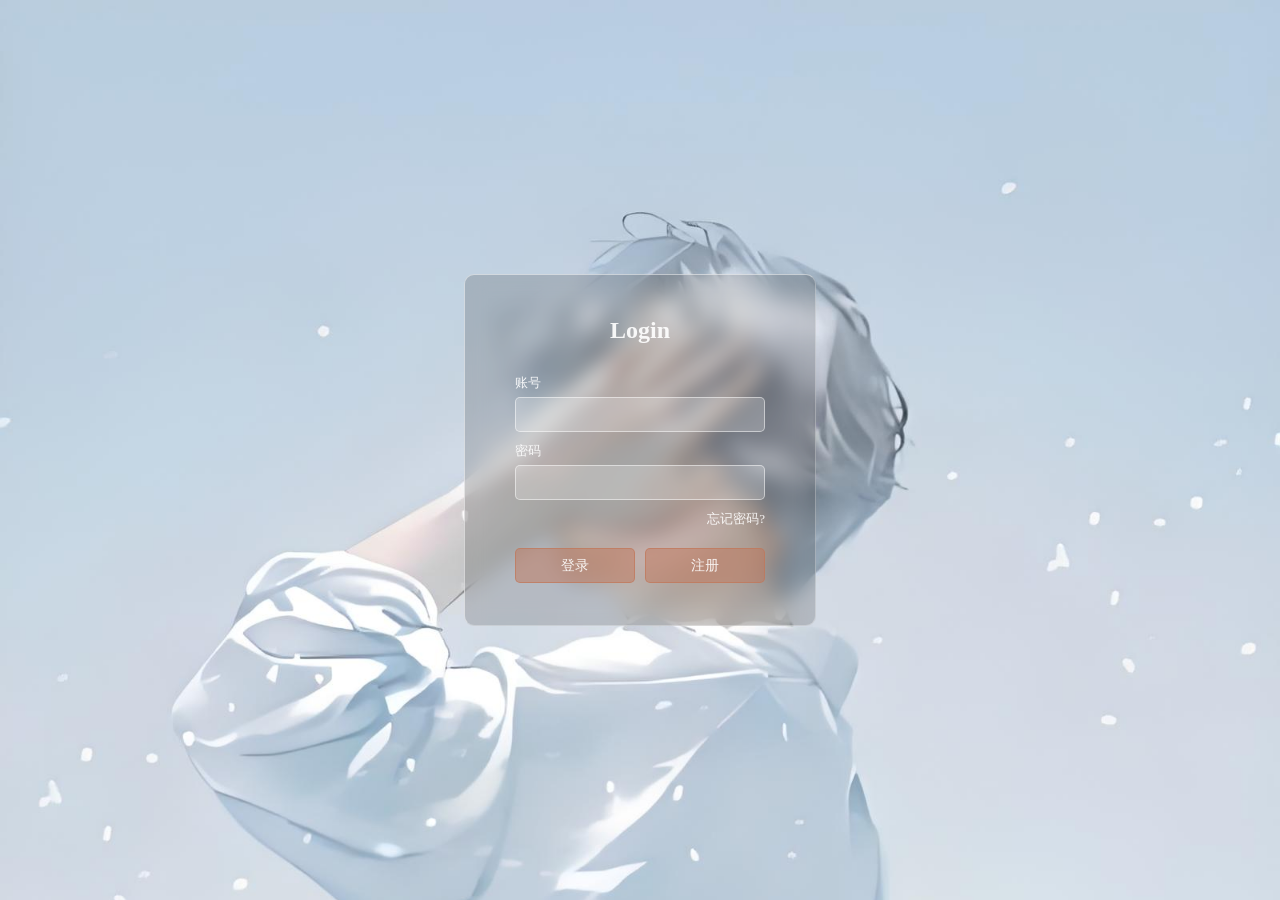
<file: src/main/resources/static/index.html>
<!DOCTYPE html>
<html lang="zh-CN">
<head>
    <meta charset="UTF-8">
    <meta http-equiv="X-UA-Compatible" content="IE=edge">
    <meta name="viewport" content="width=device-width, initial-scale=1.0">
    <title>Login</title>
    <link rel="stylesheet" href="css/index.css">
</head>
<body>
    <div class="box">
        <h2>Login</h2>
        <div class="input-box">
            <label>账号</label>
            <input type="username"id="username"/>
        </div>
        <div class="input-box">
            <label>密码</label>
            <input type="password"id="password"/>
        </div>
        <div class="btn-box">
            <a href="#">忘记密码?</a>
            <div>
                <button id="login" onclick="login()">登录</button>
                <button>注册</button>
            </div>
        </div>
    </div>
    <script src="js/login.js"></script>
</body>
</html>
</file>
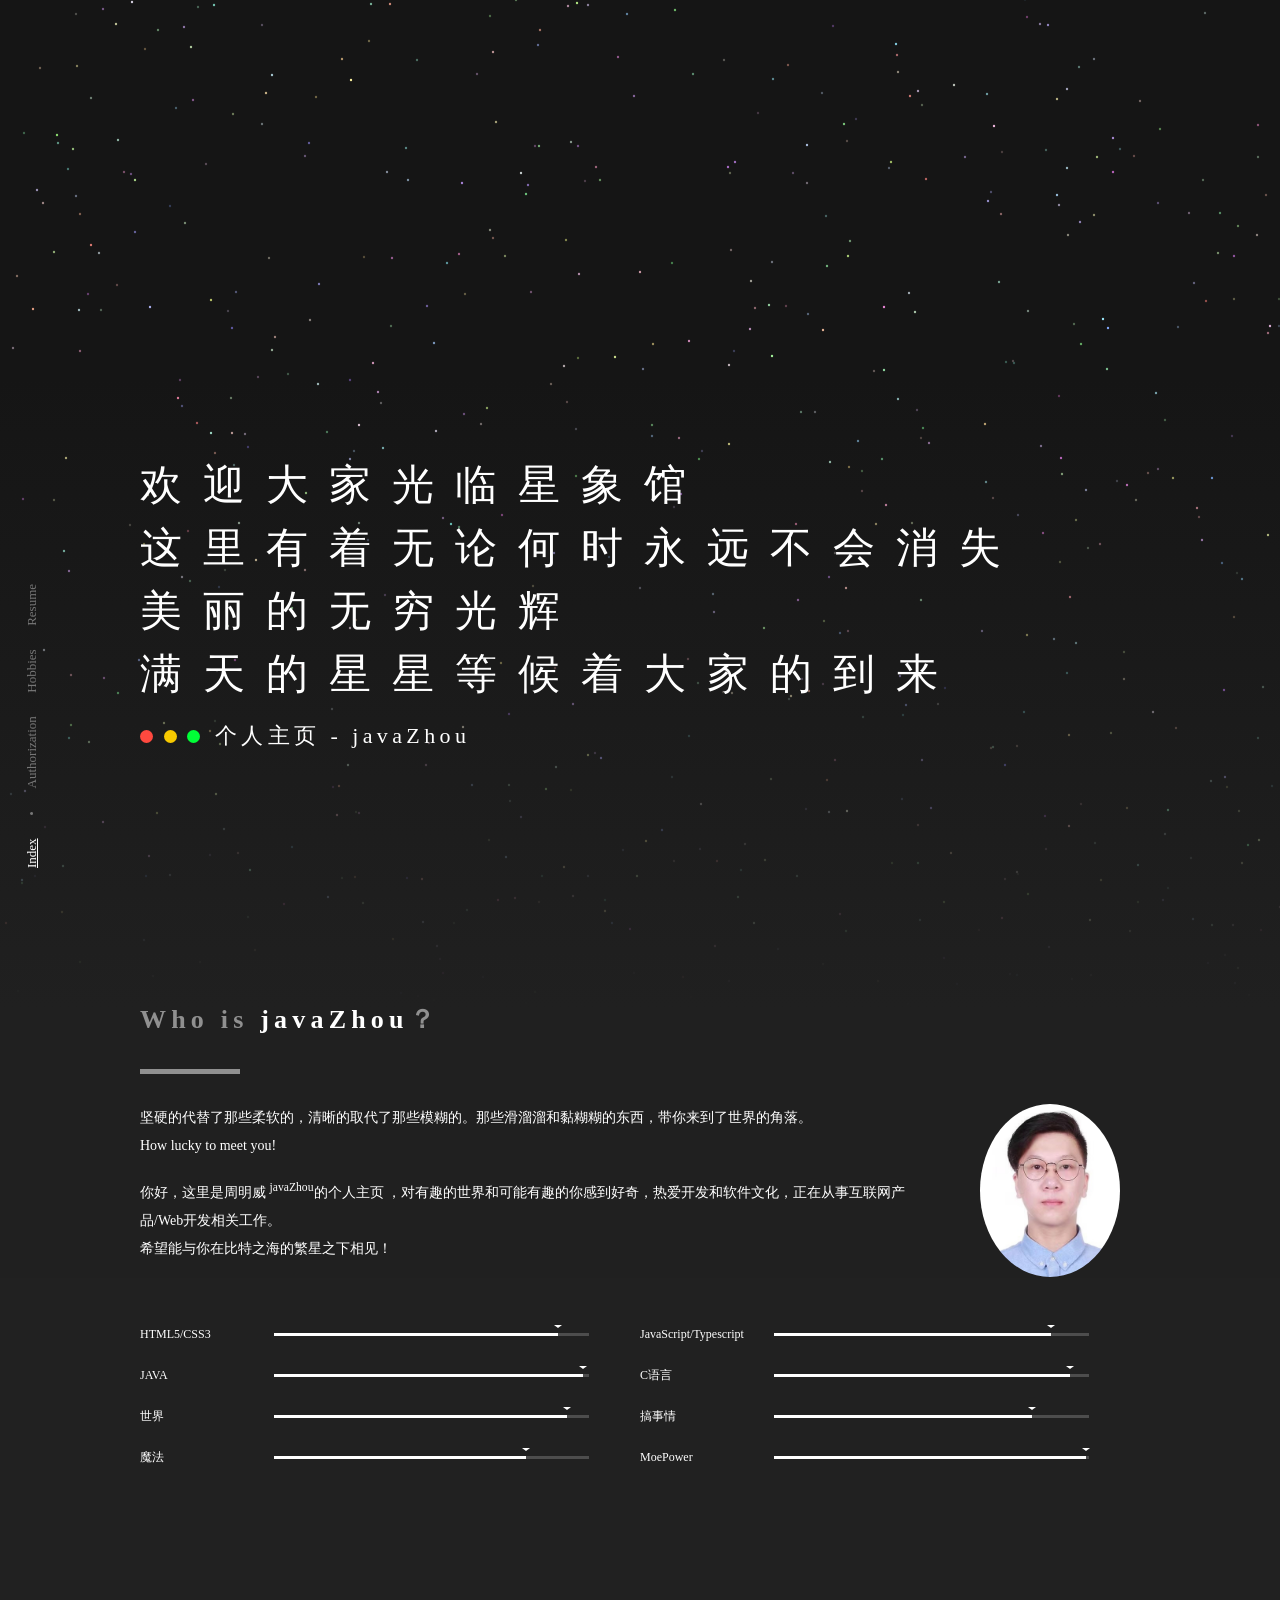
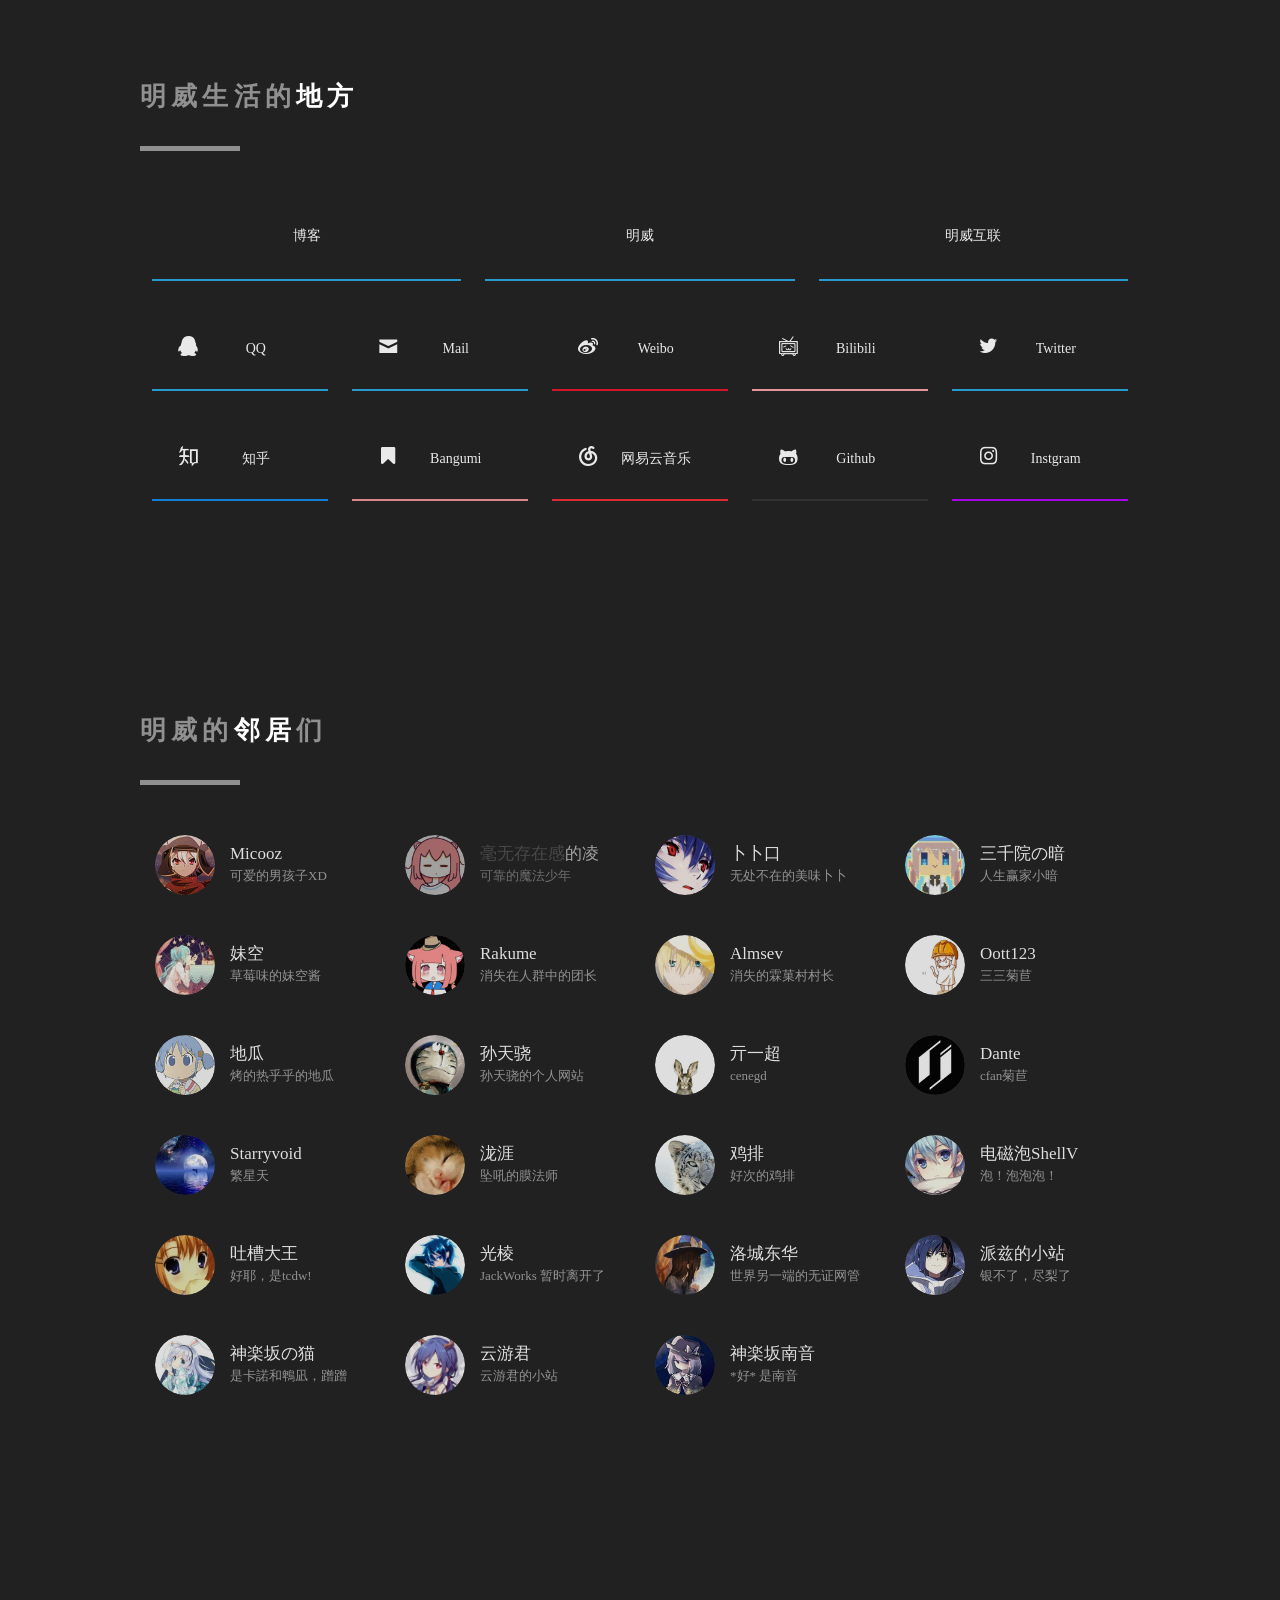
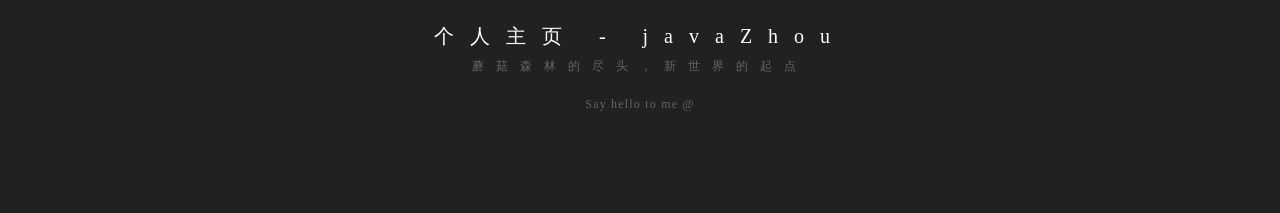
<file: src/main/resources/static/html/success.html>
﻿<!DOCTYPE html>
<html lang="en">
<head>
    <meta charset="UTF-8"><meta http-equiv="X-UA-Compatible" content="IE=Edge">
    <meta name="viewport" id="viewport" content="width=device-width, initial-scale=1">
    <link rel="shortcut icon" type="image/x-icon" href="/../image/favicon.png">
    <title>欢迎光临个人主页 - javaZhou</title>
    <meta name="description" content="个人主页">
    <meta name="keywords" content="个人主页"><link rel="apple-touch-icon-precomposed" href="../image/avatar.bab2b7d4.jpeg">
    <link rel="stylesheet" type="text/css" href="../css/successh.css">
    <link rel="stylesheet" type="text/css" href="../css/nekotora.css">
    <script async src="https://www.googletagmanager.com/gtag/js?id=UA-137340638-1"></script>
    <script>function a(){dataLayer.push(arguments)}window.dataLayer=window.dataLayer||[],a("js",new Date),a("config","UA-137340638-1");</script>
</head>
<body>
<nav>
    <a href="../html/success.html" class="active">Index</a> <a class="clip"></a>
    <a href="#">Authorization</a>
    <a href="#">Hobbies</a>
    <a href="../resume/周明威_简历.pdf">Resume</a>
</nav>

<body onContextMenu="alert('禁止查看源代码，您的行为已记录。'); return false" NOOP="if (window.event != null && window.event.button == 2) alert ('Thanks...');">
<body data-phone-cc-input="1">
<body>
<style>
    .toast-bottom-center {
        position: absolute;
        left: 30px;
        right:10px;
        top: 20px;
    }
</style>

<div class="background">
    <canvas id="startrack"></canvas>
    <div class="cover"></div> </div>
<div class="main"> <div class="ch intro">
    <div class="container"> <div class="hello">
        <h1 id="slogan">思考中...</h1>
        <h2> <div class="circle"> <span></span> <span></span>
            <span></span> </div>个人主页 - javaZhou</h2> </div> </div> </div>
    <div class="ch about"> <div class="container">
        <h2 class="chtitle">Who is <span>javaZhou</span>？</h2>
        <div class="clear"> <div class="introduct">
            <img class="avatar" src="../image/javaZhou.jpg"> <P>坚硬的代替了那些柔软的，清晰的取代了那些模糊的。那些滑溜溜和黏糊糊的东西，带你来到了世界的角落。</p>
            <p style="padding-bottom:1em;">How lucky to meet you!</p>
            <p>你好，这里是周明威 <sup>javaZhou</sup>的个人主页 ，对有趣的世界和可能有趣的你感到好奇，热爱开发和软件文化，正在从事互联网产品/Web开发相关工作。</p>
            <p>希望能与你在比特之海的繁星之下相见！</p>
            <div class="chatbox">   <div class="line loading"> <span></span>
                <span></span> <span></span> </div> </div> </div>
            <ul class="skill clear"> <li> <p>HTML5/CSS3</p>
                <div class="progress"> <div style="width:90%;"></div>
                    <span>制作网站程度的能力</span> </div> </li>
                <li> <p>JavaScript/Typescript</p>
                    <div class="progress"> <div style="width:88%;"></div>
                        <span>使用现代轮子程度的能力</span>
                    </div> </li> <li> <p>JAVA</p>
                    <div class="progress"> <div style="width:98%;"></div>
                        <span>赞美最好的语言程度的能力</span> </div> </li>
                <li> <p>C语言</p>
                    <div class="progress">
                        <div style="width:94%;">
                        </div><span>让自己舒服程度的能力</span> </div> </li>
                <li> <p>世界</p> <div class="progress">
                    <div style="width:93%;"></div>
                    <span>观测世界程度的能力</span> </div> </li>
                <li> <p>搞事情</p> <div class="progress">
                    <div style="width:82%;"></div>
                    <span>让事情发生程度的能力</span> </div> </li>
                <li> <p>魔法</p> <div class="progress">
                    <div style="width:80%;"></div>
                    <span>和普通人相同程度的能力</span> </div> </li>
                <li> <p>MoePower</p>
                    <div class="progress">
                        <div style="width:99%;"></div>
                        <span>成为光头程度的能力</span>
                    </div>
                </li>
            </ul>
        </div>
    </div>
    </div>
    <div class="find ch"> <div class="container links">
        <h2 class="chtitle">明威生活的<span>地方</span></h2>
        <div class="clear col-3">
            <a href="../html/success.html" target="_blank">
                <div class="item">
                    <div class="bg" style="background-color:#28a9e0"></div>
                    <div class="inner"> <span>博客</span> </div> </div> </a>
            <a href="../html/success.html" target="_blank">
                <div class="item"> <div class="bg" style="background-color:#28a9e0"></div>
                    <div class="inner"> <span>明威</span> </div> </div> </a>
            <a href="../html/success.html" target="_blank">
                <div class="item">
                    <div class="bg" style="background-color:#28a9e0"></div>
                    <div class="inner"> <span>明威互联</span> </div> </div> </a> </div>
        <div class="clear">
            <a href="https://im.qq.com/index/#/" target="_blank">
                <div class="item">
                    <div class="bg" style="background-color:#28a9e0"></div>
                    <div class="inner"> <i class="icon-qq"></i>
                        <span>QQ</span> </div> </div> </a>
            <a href="https://mail.163.com/" target="_blank">
                <div class="item"> <div class="bg" style="background-color:#28a9e0"></div>
                    <div class="inner"> <i class="icon-mail"></i> <span>Mail</span> </div> </div> </a>
            <a href="https://weibo.com/newlogin?tabtype=weibo&gid=102803&openLoginLayer=0&url=https://weibo.com/" target="_blank">
                <div class="item"> <div class="bg" style="background-color:#e6162d"></div>
                    <div class="inner"> <i class="icon-weibo"></i> <span>Weibo</span> </div> </div> </a>
            <a href="https://www.bilibili.com/" target="_blank">
                <div class="item"> <div class="bg" style="background-color:#f9a2a8"></div>
                    <div class="inner"> <i class="icon-bilibili"></i>
                        <span>Bilibili</span> </div> </div> </a>
            <a href="https://id.nnyra.top/zh-cn-cny/topic16/x?bd_vid=7422698687165348928" target="_blank">
                <div class="item"> <div class="bg" style="background-color:#28a9e0"></div>
                    <div class="inner"> <i class="icon-twitter"></i> <span>Twitter</span> </div> </div> </a>
            <a href="https://www.zhihu.com/signin?next=%2F" target="_blank">
                <div class="item"> <div class="bg" style="background-color:#0f88eb"></div>
                    <div class="inner"> <i class="icon-zhihu"></i>
                        <span>知乎</span> </div> </div> </a>
            <a href="https://bgmx.mysxl.cn/" target="_blank">
                <div class="item"> <div class="bg" style="background-color:#f09199"></div>
                    <div class="inner"> <i class="icon-bookmark"></i> <span>Bangumi</span> </div> </div> </a> <a href="http://music.163.com" target="_blank">
            <div class="item"> <div class="bg" style="background-color:#f12d35"></div>
                <div class="inner"> <i class="icon-netease_music"></i>
                    <span>网易云音乐</span> </div> </div> </a>
            <a href="https://github.com" target="_blank">
                <div class="item"> <div class="bg" style="background-color:#353535"></div>
                    <div class="inner"> <i class="icon-github"></i> <span>Github</span> </div> </div> </a>
            <a href="https://www.microsoft.com/mk-mk/p/instagram/9nblggh5l9xt" target="_blank"> <div class="item"> <div class="bg" style="background-color:#b600ff"></div>
                <div class="inner"> <i class="icon-instagram"></i> <span>Instgram</span> </div> </div> </a> </div> </div> </div>
    <div class="gate ch"> <div class="container links">
        <h2 class="chtitle">明威的<span>邻居</span>们</h2>
        <div class="clear"> <a href="../html/success.htm" target="_blank">
            <div class="item">
                <div class="avatar"> <img src="../image/micooz.bab73e68.jpeg"> </div>
                <div class="inner"> <h5>Micooz</h5> <p>可爱的男孩子XD</p> </div> </div> </a>
            <a href="../html/success.htm" target="_blank">
                <div class="item akarin"> <div class="avatar"> <img src="../image/lynn.a2e97198.jpeg"> </div>
                    <div class="inner"> <h5><span style="opacity:.3">毫无存在感</span>的凌</h5> <p>可靠的魔法少年</p> </div> </div> </a>
            <a href="../html/success.htm" target="_blank">
                <div class="item"> <div class="avatar"> <img src="../image/totoro.28186699.jpeg"> </div>
                    <div class="inner"> <h5>卜卜口</h5>
                        <p>无处不在的美味卜卜</p> </div> </div> </a>
            <a href="../html/success.htm" target="_blank"> <div class="item">
                <div class="avatar"> <img src="../image/an.7db361fd.jpeg"> </div>
                <div class="inner"> <h5>三千院の暗</h5> <p>人生赢家小暗</p> </div> </div> </a>
            <a href="../html/success.htm" target="_blank">
                <div class="item"> <div class="avatar"> <img src="../image/sora.e0fce0ee.jpeg"> </div>
                    <div class="inner"> <h5>妹空</h5> <p>草莓味的妹空酱</p> </div> </div> </a>
            <a href="../html/success.htm" target="_blank">
                <div class="item"> <div class="avatar"> <img src="../image/rakume.eb1a5fc1.jpeg"> </div>
                    <div class="inner"> <h5>Rakume</h5> <p>消失在人群中的团长</p> </div> </div> </a>
            <a href="../html/success.htm" target="_blank">
                <div class="item"> <div class="avatar"> <img src="../image/almsev.2fa15777.jpeg"> </div>
                    <div class="inner"> <h5>Almsev</h5> <p>消失的霖菓村村长</p> </div> </div> </a>
            <a href="../html/success.htm" target="_blank">
                <div class="item"> <div class="avatar"> <img src="../image/oott123.1f5d8fc3.jpeg"> </div>
                    <div class="inner"> <h5>Oott123</h5> <p>三三菊苣</p> </div> </div> </a>
            <a href="../html/success.htm" target="_blank">
                <div class="item"> <div class="avatar"> <img src="../image/digua.51605f1e.jpeg"> </div>
                    <div class="inner"> <h5>地瓜</h5> <p>烤的热乎乎的地瓜</p> </div> </div> </a>
            <a href="../html/success.htm" target="_blank">
                <div class="item"> <div class="avatar"> <img src="../image/ybusad.8c3014a7.jpeg"> </div>
                    <div class="inner"> <h5>孙天骁</h5> <p>孙天骁的个人网站</p> </div> </div> </a>
            <a href="../html/success.htm" target="_blank">
                <div class="item"> <div class="avatar"> <img src="../image/cenegd.986634e6.jpeg"> </div>
                    <div class="inner"> <h5>亓一超</h5> <p>cenegd</p> </div> </div> </a>
            <a href="../html/success.htm" target="_blank"> <div class="item">
                <div class="avatar"> <img src="../image/dante.223316a8.jpeg"> </div>
                <div class="inner"> <h5>Dante</h5> <p>cfan菊苣</p> </div> </div> </a>
            <a href="../html/success.htm" target="_blank">
                <div class="item"> <div class="avatar"> <img src="../image/starryvoid.04549413.jpeg"> </div>
                    <div class="inner"> <h5>Starryvoid</h5> <p>繁星天</p> </div> </div> </a>
            <a href="../html/success.htm" target="_blank">
                <div class="item"> <div class="avatar"> <img src="../image/sylingd.eee1bccb.jpeg"> </div>
                    <div class="inner"> <h5>泷涯</h5> <p>坠吼的膜法师</p> </div> </div> </a>
            <a href="../html/success.htm" target="_blank">
                <div class="item"> <div class="avatar"> <img src="../image/jipai.664f7e17.jpeg"> </div>
                    <div class="inner"> <h5>鸡排</h5> <p>好次的鸡排</p> </div> </div> </a>
            <a href="../html/success.htm" target="_blank">
                <div class="item"> <div class="avatar"> <img src="../image/shellv.0d75f3b7.jpeg"> </div>
                    <div class="inner"> <h5>电磁泡ShellV</h5> <p>泡！泡泡泡！</p> </div> </div> </a>
            <a href="../html/success.htm" target="_blank">
                <div class="item"> <div class="avatar"> <img src="../image/tcdw.7a6c64d6.jpeg"> </div>
                    <div class="inner"> <h5>吐槽大王</h5> <p>好耶，是tcdw!</p> </div> </div> </a>
            <a href="../html/success.htm" target="_blank">
                <div class="item"> <div class="avatar"> <img src="../image/jackworks.9547e7e9.jpeg"> </div>
                    <div class="inner"> <h5>光棱</h5> <p>JackWorks 暂时离开了</p> </div> </div> </a>
            <a href="../html/success.htm" target="_blank">
                <div class="item"> <div class="avatar"> <img src="../image/touka.3faff3bd.jpeg"> </div>
                    <div class="inner"> <h5>洛城东华</h5> <p>世界另一端的无证网管</p> </div> </div> </a>
            <a href="../html/success.htm" target="_blank">
                <div class="item"> <div class="avatar"> <img src="../image/blingwang.39cdf894.jpeg"> </div>
                    <div class="inner"> <h5>派兹的小站</h5> <p>银不了，尽梨了</p> </div> </div> </a>
            <a href="../html/success.htm" target="_blank">
                <div class="item"> <div class="avatar"> <img src="../image/kano.615da452.jpeg"> </div>
                    <div class="inner"> <h5>神楽坂の猫</h5> <p>是卡諾和鵯凪，蹭蹭</p> </div> </div> </a>
            <a href="../html/success.htm" target="_blank">
                <div class="item"> <div class="avatar"> <img src="../image/yunyou.89774c37.jpeg"> </div>
                    <div class="inner"> <h5>云游君</h5> <p>云游君的小站</p> </div> </div> </a>
            <a href="../html/success.htm" target="_blank">
                <div class="item"> <div class="avatar"> <img src="../image/minamion.8803b164.jpeg"> </div>
                    <div class="inner"> <h5>神楽坂南音</h5> <p>*好* 是南音</p> </div> </div> </a> </div>
    </div> </a> </div></div> </div>
<div class="footer ch"> <div class="container"> <h3>个人主页 - javaZhou</h3> <p>蘑菇森林的尽头，新世界的起点</p>
    <p class="c"><a href="../html/success.html">Say hello to me @ </a></p>
</div>
</div>
</div>
<script src="../js/page.js"></script>
<script type="text/javascript" src="../js/stats.js" charset="UTF-8">
</script>

<audio autoplay>
    <source src="https://api.uomg.com/api/rand.music?sort=热歌榜" type="audio/mpeg">
</audio>

</body>
</file>
<file: src/main/resources/static/css/index.css>
@charset "utf-8";

* {
    margin: 0;
    padding: 0;
}

body {
    height: 100vh;
    background: url(../image/img.png) no-repeat;
    background-size: cover;
    display: flex;
    justify-content: center;
    align-items: center;
}

.box {
    width: 350px;
    height: 350px;
    border-top: 1px solid rgba(255,255,255,0.5);
    border-left: 1px solid rgba(255,255,255,0.5);
    border-bottom: 1px solid rgba(255,255,255,0.3);
    border-right: 1px solid rgba(255,255,255,0.3);
    backdrop-filter: blur(10px);
    background: rgba(50,50,50,0.2);
    display: flex;
    flex-direction: column;
    justify-content: center;
    align-items: center;
    border-radius: 10px;
}

.box > h2 {
    color: rgba(255,255,255,0.9);
    margin-bottom: 30px;
}

.box .input-box {
    display: flex;
    flex-direction: column;
    box-sizing: border-box;
    margin-bottom: 10px;
}

.box .input-box label {
    font-size: 13px;
    color: rgba(255,255,255,0.9);
    margin-bottom: 5px;
}

.box .input-box input {
    letter-spacing: 1px;
    font-size: 14px;
    box-sizing: border-box;
    width: 250px;
    height: 35px;
    border-radius: 5px;
    border: 1px solid rgba(255,255,255,0.5);
    background: rgba(255,255,255,0.2);
    outline: none;
    padding: 0 12px;
    color: rgba(255,255,255,0.9);
    transition: 0.2s;
}

.box .input-box input:focus {
    border: 1px solid rgba(255,255,255,0.8);
}

.box .btn-box {
    width: 250px;
    display: flex;
    flex-direction: column;
    align-items: start;
}

.box .btn-box > a {
    outline: none;
    display: block;
    width: 250px;
    text-align: end;
    text-decoration: none;
    font-size: 13px;
    color: rgba(255,255,255,0.9);
}

.box .btn-box > a:hover {
    color: rgba(255,255,255,1);
}

.box .btn-box > div {
    margin-top: 10px;
    display: flex;
    justify-content: center;
    align-items: center;
}

.box .btn-box > div > button {
    outline: none;
    margin-top: 10px;
    display: block;
    font-size: 14px;
    border-radius: 5px;
    transition: 0.2s;
}

.box .btn-box > div > button:nth-of-type(1) {
    width: 120px;
    height: 35px;
    color: rgba(255,255,255,0.9);
    border: 1px solid rgba(192, 119, 91, 0.7);
    background: rgba(192, 119, 91, 0.5);
}

.box .btn-box > div > button:nth-of-type(2) {
    width: 120px;
    height: 35px;
    margin-left: 10px;
    color: rgba(255,255,255,0.9);
    border: 1px solid rgba(192, 119, 91, 0.7);
    background: rgba(192, 119, 91, 0.5);
}

.box .btn-box > div > button:hover {
    border: 1px solid rgba(251, 128, 71, 0.7);
    background: rgba(251, 128, 71, 0.5);
}
</file>
<file: src/main/resources/static/css/successh.css>
* {
    padding: 0;
    margin: 0;
    transition-timing-function: cubic-bezier(.19,1,.22,1)
}

body,html {
    font-family: Microsoft YaHei;
    -webkit-font-smoothing: antialiased;
    color: #fff;
    line-height: 1.5;
    min-width: 1150px;
    background-color: #212121;
    font-size: 14px;
    overflow-x: hidden
}

.intro {
    position: relative
}

.clear:after {
    content: "";
    display: block;
    height: 0;
    visibility: hidden;
    clear: both
}

.chatbox>.line {
    display: none
}

#startrack {
    height: 140%;
    width: 100%
}

.background.fixed {
    position: fixed;
    top: -60%
}

.background {
    position: absolute;
    top: 0;
    left: 0;
    width: 100vw;
    height: 100vh
}

.background .cover {
    position: absolute;
    bottom: -42%;
    left: 0;
    height: 100%;
    width: 100%;
    background: linear-gradient(0deg,#202020 30%,rgba(32,32,32,0))
}

@keyframes bg {
    0% {
        transform: rotate(0deg);
        border-radius: 0
    }

    50% {
        transform: rotate(180deg);
        border-radius: 0
    }

    to {
        transform: rotate(1turn);
        border-radius: 0
    }
}

@-webkit-keyframes bg {
    0% {
        transform: rotate(0deg);
        border-radius: 0
    }

    50% {
        transform: rotate(180deg);
        border-radius: 0
    }

    to {
        transform: rotate(1turn);
        border-radius: 0
    }
}

@-ms-keyframes bg {
    0% {
        transform: rotate(0deg);
        border-radius: 0
    }

    50% {
        transform: rotate(180deg);
        border-radius: 0
    }

    to {
        transform: rotate(1turn);
        border-radius: 0
    }
}

@-moz-keyframes bg {
    0% {
        transform: rotate(0deg);
        border-radius: 0
    }

    50% {
        transform: rotate(180deg);
        border-radius: 0
    }

    to {
        transform: rotate(1turn);
        border-radius: 0
    }
}

nav {
    position: fixed;
    left: 20px;
    bottom: 0;
    z-index: 2333;
    transform: rotate(-90deg) translateZ(0);
    transform-origin: 0 0;
    transition: all .3s ease-out;
    vertical-align: middle;
    font-family: Roboto,Tahoma,Consolas,Microsoft YaHei
}

nav a.clip {
    height: 3px;
    width: 3px;
    background: #fff;
    border-radius: 100%
}

nav a {
    display: inline-block;
    font-size: 13px;
    color: #fff;
    text-decoration: none;
    margin: 0 10px;
    opacity: .4;
    transition: all .3s;
    vertical-align: middle
}

nav a.time {
    opacity: 1
}

nav a.active,nav a:hover {
    text-decoration: underline;
    opacity: 1
}

.ch {
    width: 100%;
    padding: 80px 0;
    animation: fadedown 1s cubic-bezier(.19,1,.22,1);
    -webkit-animation: fadedown 1s cubic-bezier(.19,1,.22,1);
    -ms-animation: fadedown 1s cubic-bezier(.19,1,.22,1);
    -moz-animation: fadedown 1s cubic-bezier(.19,1,.22,1)
}

.ch h2.chtitle {
    padding-bottom: 30px;
    font-size: 26px;
    letter-spacing: .2em;
    color: hsla(0,0%,100%,.5)
}

.ch h2.chtitle span {
    color: #fff
}

.ch h2.chtitle:after {
    content: "";
    display: block;
    width: 10%;
    height: 5px;
    background-color: hsla(0,0%,100%,.5);
    margin-top: 30px
}

@keyframes fadedown {
    0% {
        opacity: 0;
        transform: translateY(-50px)
    }

    to {
        opacity: 1;
        transform: translateY(0)
    }
}

@-webkit-keyframes fadedown {
    0% {
        opacity: 0;
        transform: translateY(-50px)
    }

    to {
        opacity: 1;
        transform: translateY(0)
    }
}

@-ms-keyframes fadedown {
    0% {
        opacity: 0;
        transform: translateY(-50px)
    }

    to {
        opacity: 1;
        transform: translateY(0)
    }
}

@-moz-keyframes fadedown {
    0% {
        opacity: 0;
        transform: translateY(-50px)
    }

    to {
        opacity: 1;
        transform: translateY(0)
    }
}

.container {
    position: relative;
    width: 1000px;
    margin: 0 auto;
    height: 100%;
    padding: 20px 0
}

.intro {
    color: #fff;
    height: 100vh;
    padding: 0
}

.intro .container {
    animation: fadedown 3.5s cubic-bezier(.19,1,.22,1);
    -webkit-animation: fadedown 3.5s cubic-bezier(.19,1,.22,1);
    -ms-animation: fadedown 3.5s cubic-bezier(.19,1,.22,1);
    -moz-animation: fadedown 3.5s cubic-bezier(.19,1,.22,1)
}

.hello {
    position: absolute;
    bottom: 20%;
    left: 0
}

.hello h1,.hello h2 {
    font-weight: 400;
    font-size: 22px;
    line-height: 1.5em;
    letter-spacing: .2em
}

.hello h1 {
    font-size: 42px;
    letter-spacing: .5em
}

.hello h2 {
    padding-top: .6em
}

.hello .circle {
    float: left;
    margin-right: 10px;
    letter-spacing: 0
}

.hello .circle span {
    display: inline-block;
    width: 13px;
    height: 13px;
    background-color: #fff;
    border-radius: 100%;
    margin-right: 5px
}

.hello .circle span:first-child {
    background-color: #ff493f
}

.hello .circle span:nth-child(2) {
    background-color: #f7c900
}

.hello .circle span:nth-child(3) {
    background-color: #00ff37
}

.about .introduct {
    line-height: 2em
}

.about .introduct img.avatar {
    float: right;
    width: 140px;
    margin-left: 40px;
    margin-right: 20px;
    border-radius: 100%
}

.about ul.skill {
    margin-top: 50px
}

.about ul.skill li {
    list-style: none;
    padding: 10px 0;
    width: 45%;
    float: left;
    margin-right: 5%
}

.about ul.skill li p {
    display: inline-block;
    width: 26%;
    margin-right: 3%;
    font-size: 12px
}

.about ul.skill li .progress {
    display: inline-block;
    width: 70%;
    height: 3px;
    background-color: hsla(0,0%,100%,.2);
    vertical-align: middle
}

.about ul.skill li .progress span {
    font-size: 12px;
    color: hsla(0,0%,100%,.4);
    opacity: 0;
    position: relative;
    top: -5px;
    letter-spacing: .5em;
    transition: all .3s
}

.about ul.skill li:hover .progress span {
    opacity: 1;
    top: 0
}

.about ul.skill li .progress div {
    background-color: #fff;
    height: 3px;
    position: relative
}

ul.skill li .progress div {
    animation: progressin 7s;
    -webkit-animation: progressin 7s;
    -ms-animation: progressin 7s;
    -moz-animation: progressin 7s
}

@keyframes progressin {
    0% {
        width: 0
    }
}

@-webkit-keyframes progressin {
    0% {
        width: 0
    }
}

@-ms-keyframes progressin {
    0% {
        width: 0
    }
}

@-moz-keyframes progressin {
    0% {
        width: 0
    }
}

.about ul.skill li .progress div:after {
    content: "";
    display: inline-block;
    position: absolute;
    right: -4px;
    top: -8px;
    width: 0;
    height: 0;
    border-left: 4px solid transparent;
    border-right: 4px solid transparent;
    border-top: 3px solid #fff
}

.links a {
    color: #fff;
    text-decoration: none
}

.find .links .item {
    position: relative;
    width: 17.6%;
    height: 80px;
    line-height: 80px;
    margin: 10px 1.2%;
    padding: 5px 0;
    text-align: center;
    float: left;
    transition: all .2s;
    opacity: .9
}

.find .links .item:hover {
    opacity: 1;
    transform: translateY(-10px);
    -webkit-animation: index-link-active 1s cubic-bezier(.315,.605,.375,.925) forwards
}

.find .links .item .inner {
    position: relative;
    z-index: 5
}

.find .links .item .bg {
    position: absolute;
    bottom: 0;
    left: 0;
    width: 100%;
    height: 1.8%;
    z-index: 0;
    transition: all .15s
}

.find .links .item:hover .bg {
    height: 100%;
    width: 100%;
    border-radius: 5px;
    box-shadow: 0 3px 20px rgba(0,0,0,.28)
}

.find .links .item i {
    font-size: 20px
}

.find .links .item span {
    display: inline-block;
    width: 100px
}

.find .links .col-3 .item {
    width: 30.93%;
    margin: 10px 1.2%
}

.gate .links .item {
    margin: 5px 0;
    padding: 15px 1.5%;
    float: left;
    width: 22%;
    height: 60px;
    transition: all .2s;
    opacity: .85
}

.gate .links .item.akarin {
    opacity: .58
}

.gate .links .item:hover {
    opacity: 1;
    border-radius: 5px;
    background-color: hsla(0,0%,100%,.25);
    transform: translateY(-5px);
    box-shadow: 0 3px 20px rgba(0,0,0,.28);
    -webkit-animation: index-link-active 1s cubic-bezier(.315,.605,.375,.925) forwards
}

.gate .links .item .avatar {
    float: left;
    height: 60px;
    line-height: 60px;
    width: 60px;
    border-radius: 100%;
    text-align: center;
    margin-right: 15px;
    background-color: #353535;
    overflow: hidden
}

.gate .links .item .avatar i {
    font-size: 24px
}

.gate .links .item .avatar img {
    height: 60px;
    max-width: 60px;
    border-radius: 100%
}

.gate .links .item .inner {
    padding: 6px
}

.gate .links .item .inner h5 {
    font-weight: 400;
    font-size: 17px
}

.gate .links .item .inner p {
    font-size: 13px;
    color: hsla(0,0%,100%,.6)
}

.footer {
    text-align: center
}

.footer a {
    color: inherit;
    text-decoration: none
}

.footer a:hover {
    text-decoration: underline
}

.footer h3 {
    font-weight: 400;
    font-size: 20px;
    letter-spacing: .8em;
    margin: 6px 0
}

.footer p {
    font-size: 12px;
    letter-spacing: 1em;
    opacity: .3
}

.footer p.c {
    margin-top: 20px;
    letter-spacing: .1em
}

.chatbox .line {
    margin: 40px 0
}

.chatbox .line p {
    margin: 10px 0
}

.chatbox .question a {
    display: inline-block;
    background-color: hsla(0,0%,100%,.3);
    border-radius: 10px 10px 10px 0;
    font-size: 12px;
    padding: 0 10px;
    margin-right: 10px;
    cursor: pointer;
    opacity: .8;
    transform: translateY(0);
    transition: all .2s
}

.chatbox .question a:hover {
    opacity: 1;
    transform: translateY(-2px);
    -webkit-animation: index-link-active 1s cubic-bezier(.315,.605,.375,.925) forwards
}

.chatbox .question.disable a {
    opacity: .3
}

.chatbox .question.disable a.selected {
    opacity: .9
}

.chatbox .question a.error {
    opacity: .3;
    animation: error .2s ease-in-out
}

.chatbox .loading span {
    display: inline-block;
    height: 10px;
    width: 10px;
    border-radius: 100%;
    background-color: #fff;
    margin-right: 5px;
    animation: loading-point 1.4s ease-in-out infinite both
}

.chatbox .loading span:first-child {
    animation-delay: .2s
}

.chatbox .loading span:nth-child(2) {
    animation-delay: .4s
}

.chatbox .loading span:nth-child(3) {
    animation-delay: .6s
}

@keyframes loading-point {
    0% {
        opacity: .8
    }

    50% {
        opacity: .25
    }

    to {
        opacity: 1
    }
}

@keyframes error {
    0% {
        transform: translateX(0)
    }

    25% {
        transform: translateX(-2px)
    }

    50% {
        transform: translateX(0)
    }

    75% {
        transform: translateX(2px)
    }

    to {
        transform: translateX(0)
    }
}

@keyframes index-link-active {
    0% {
        transform: perspective(1600px) rotateX(0) rotateY(0) translateZ(0)
    }

    16% {
        transform: perspective(1600px) rotateX(10deg) rotateY(5deg) translateZ(32px)
    }

    to {
        transform: perspective(1600px) rotateX(0) rotateY(0) translateZ(65px)
    }
}

@media screen and (min-width: 1400px) {
    .container {
        width:70%
    }

    nav a {
        font-size: 18px
    }
}

@media screen and (max-width: 700px) {
    body,html {
        min-width:0
    }

    .container {
        width: auto;
        margin: 0 5%
    }

    div.el span {
        display: block;
        width: 60%;
        left: 0;
        top: 75px;
        margin: -40% auto 0
    }

    nav {
        padding: 15px 5%;
        overflow: auto;
        font-size: 13px;
        left: 0;
        top: inherit;
        bottom: 0;
        transform: rotate(0deg) translateZ(0);
        transform-origin: 0 100%;
        white-space: nowrap;
        width: 90%;
        background: -webkit-linear-gradient(180deg,transparent,rgba(0,0,0,.8));
        background: linear-gradient(180deg,transparent,rgba(0,0,0,.8))
    }

    .ch {
        padding: 40px 0
    }

    .hello {
        width: 90%;
        padding: 5%;
        text-align: center;
        bottom: 50%
    }

    .hello .circle {
        float: none;
        margin-right: 0
    }

    .hello h2 {
        padding-top: 0
    }

    .hello h1,.hello h2 {
        font-weight: 400;
        font-size: 14px
    }

    .hello .circle {
        padding: 20px
    }

    .hello .circle span {
        margin: 0 5px;
        width: 10px;
        height: 10px
    }

    .hello h1 {
        font-size: 26px
    }

    .about .introduct img.avatar {
        float: none;
        margin-left: 0;
        margin-right: 0;
        width: 100px
    }

    .about .introduct,.about .skill {
        float: none;
        width: auto
    }

    .about .skill {
        padding-top: 40px
    }

    .about ul.skill li {
        width: 100%
    }

    .find .links .item,.gate .links .item {
        width: 46%;
        height: auto;
        padding: 5px 0;
        margin: 10px 2%
    }

    .find .links .item {
        height: 60px;
        line-height: 60px;
        font-size: 13px
    }

    .gate .links .item .avatar {
        height: 40px;
        line-height: 40px;
        width: 40px
    }

    .gate .links .item .avatar img {
        height: 40px;
        max-width: 40px
    }

    .gate .links .item .inner {
        padding: 0
    }

    .gate .links .item .inner h5 {
        font-size: 15px
    }

    .gate .links .item .inner h5,.gate .links .item .inner p {
        white-space: nowrap;
        text-overflow: ellipsis;
        overflow: hidden
    }

    .footer {
        padding-bottom: 100px
    }

    .footer h3,.footer p {
        letter-spacing: .2em
    }
}

/*# sourceMappingURL=/successh.css.map */
</file>
<file: src/main/resources/static/css/nekotora.css>
@font-face {
    font-family: nekotora;
    src: url(../fonts/nekotora.54f9b137.eot);
    src: url(../fonts/nekotora.54f9b137.eot#iefix) format("embedded-opentype"),url(../fonts/nekotora.4ea5ebe6.woff2) format("woff2"),url(../fonts/nekotora.9106c612.woff) format("woff"),url(../fonts/nekotora.28169ea4.ttf) format("truetype"),url(../image/nekotora.33032896.svg#nekotora) format("svg");
    font-weight: 400;
    font-style: normal
}

[class*=" icon-"]:before,[class^=icon-]:before {
    font-family: nekotora;
    font-style: normal;
    font-weight: 400;
    speak: none;
    display: inline-block;
    text-decoration: inherit;
    width: 1em;
    margin-right: .2em;
    text-align: center;
    font-variant: normal;
    text-transform: none;
    line-height: 1em;
    margin-left: .2em;
    -webkit-font-smoothing: antialiased;
    -moz-osx-font-smoothing: grayscale
}

.icon-search:before {
    content: "\e800"
}

.icon-info:before {
    content: "\e801"
}

.icon-comment:before {
    content: "\e802"
}

.icon-v2ex:before {
    content: "\e803"
}

.icon-zhihu:before {
    content: "\e804"
}

.icon-bilibili:before {
    content: "\e805"
}

.icon-netease_music:before {
    content: "\e806"
}

.icon-tencent_qzone:before {
    content: "\e807"
}

.icon-mail:before {
    content: "\e808"
}

.icon-bookmark:before {
    content: "\e809"
}

.icon-link:before {
    content: "\e80a"
}

.icon-twitter:before {
    content: "\f099"
}

.icon-gplus:before {
    content: "\f0d5"
}

.icon-github:before {
    content: "\f113"
}

.icon-unlink:before {
    content: "\f127"
}

.icon-instagram:before {
    content: "\f16d"
}

.icon-weibo:before {
    content: "\f18a"
}

.icon-qq:before {
    content: "\f1d6"
}

/*# sourceMappingURL=/nekotora.css.map */
</file>
